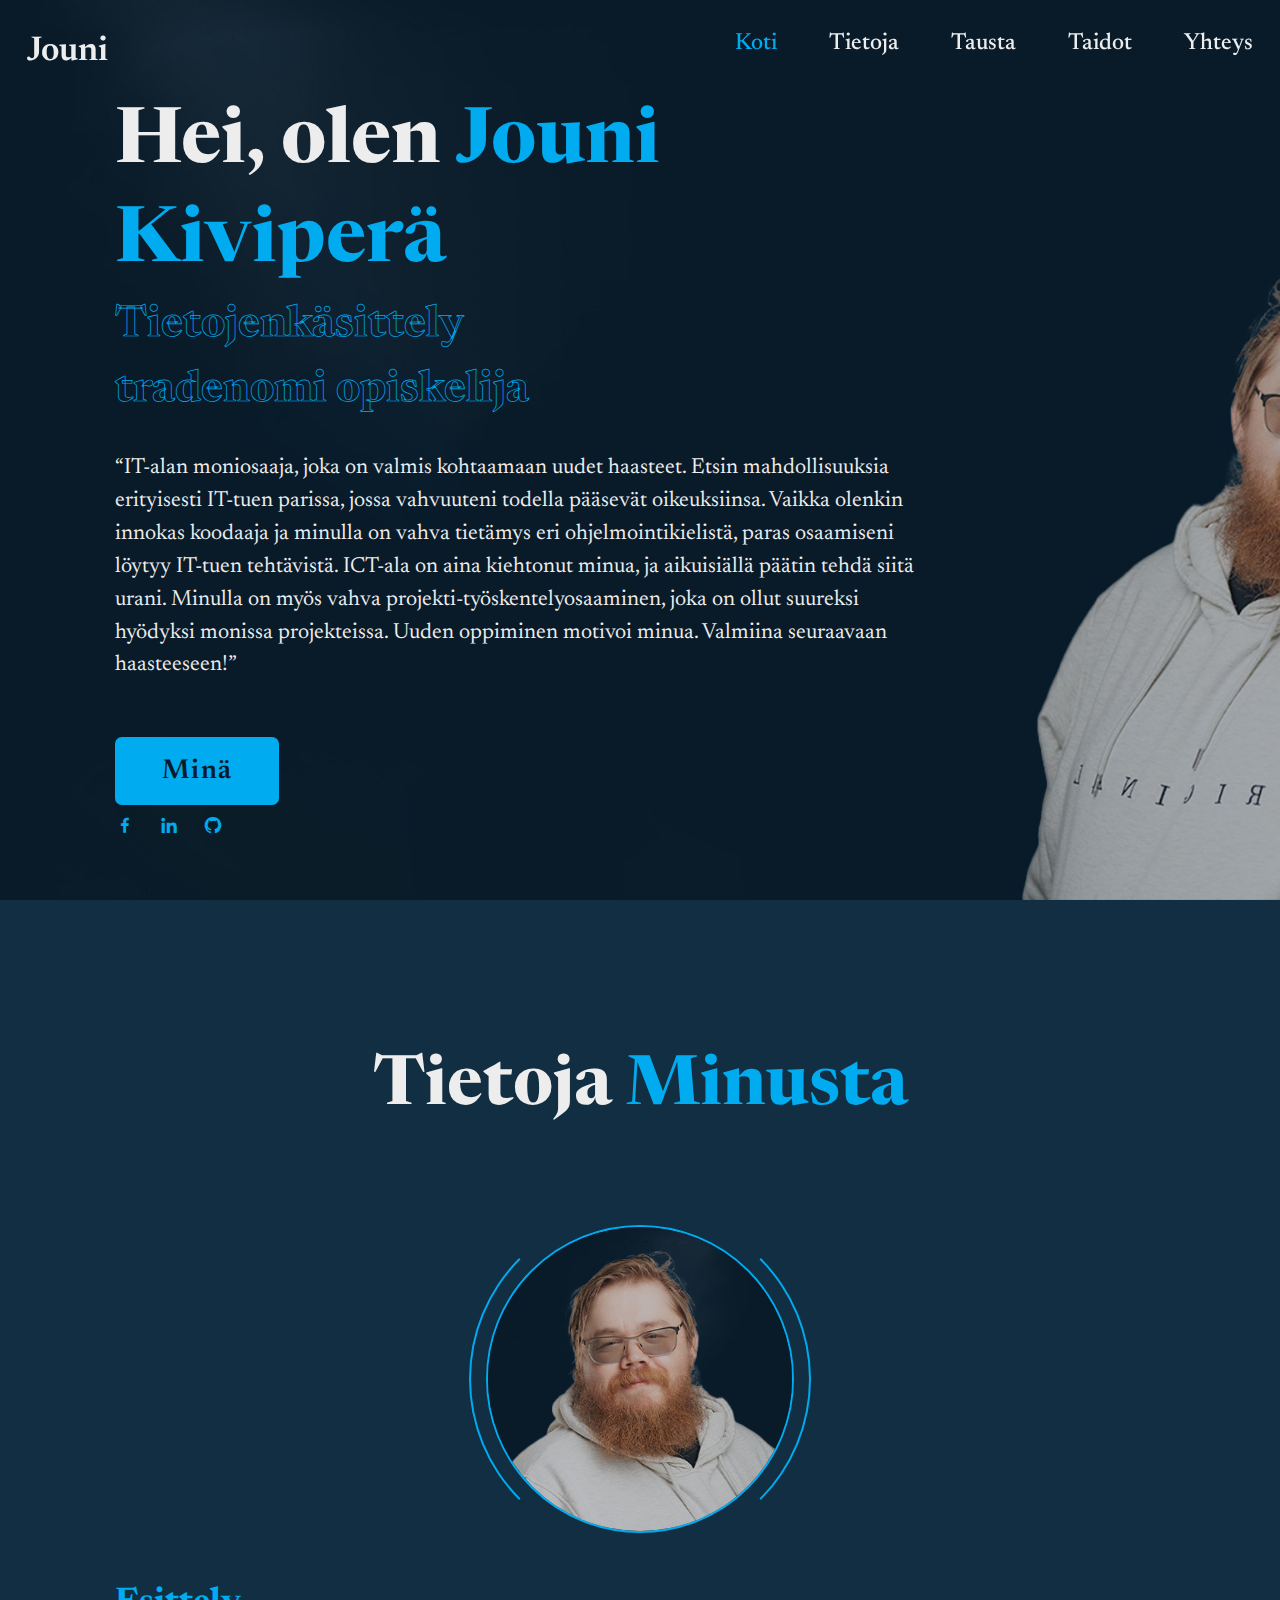
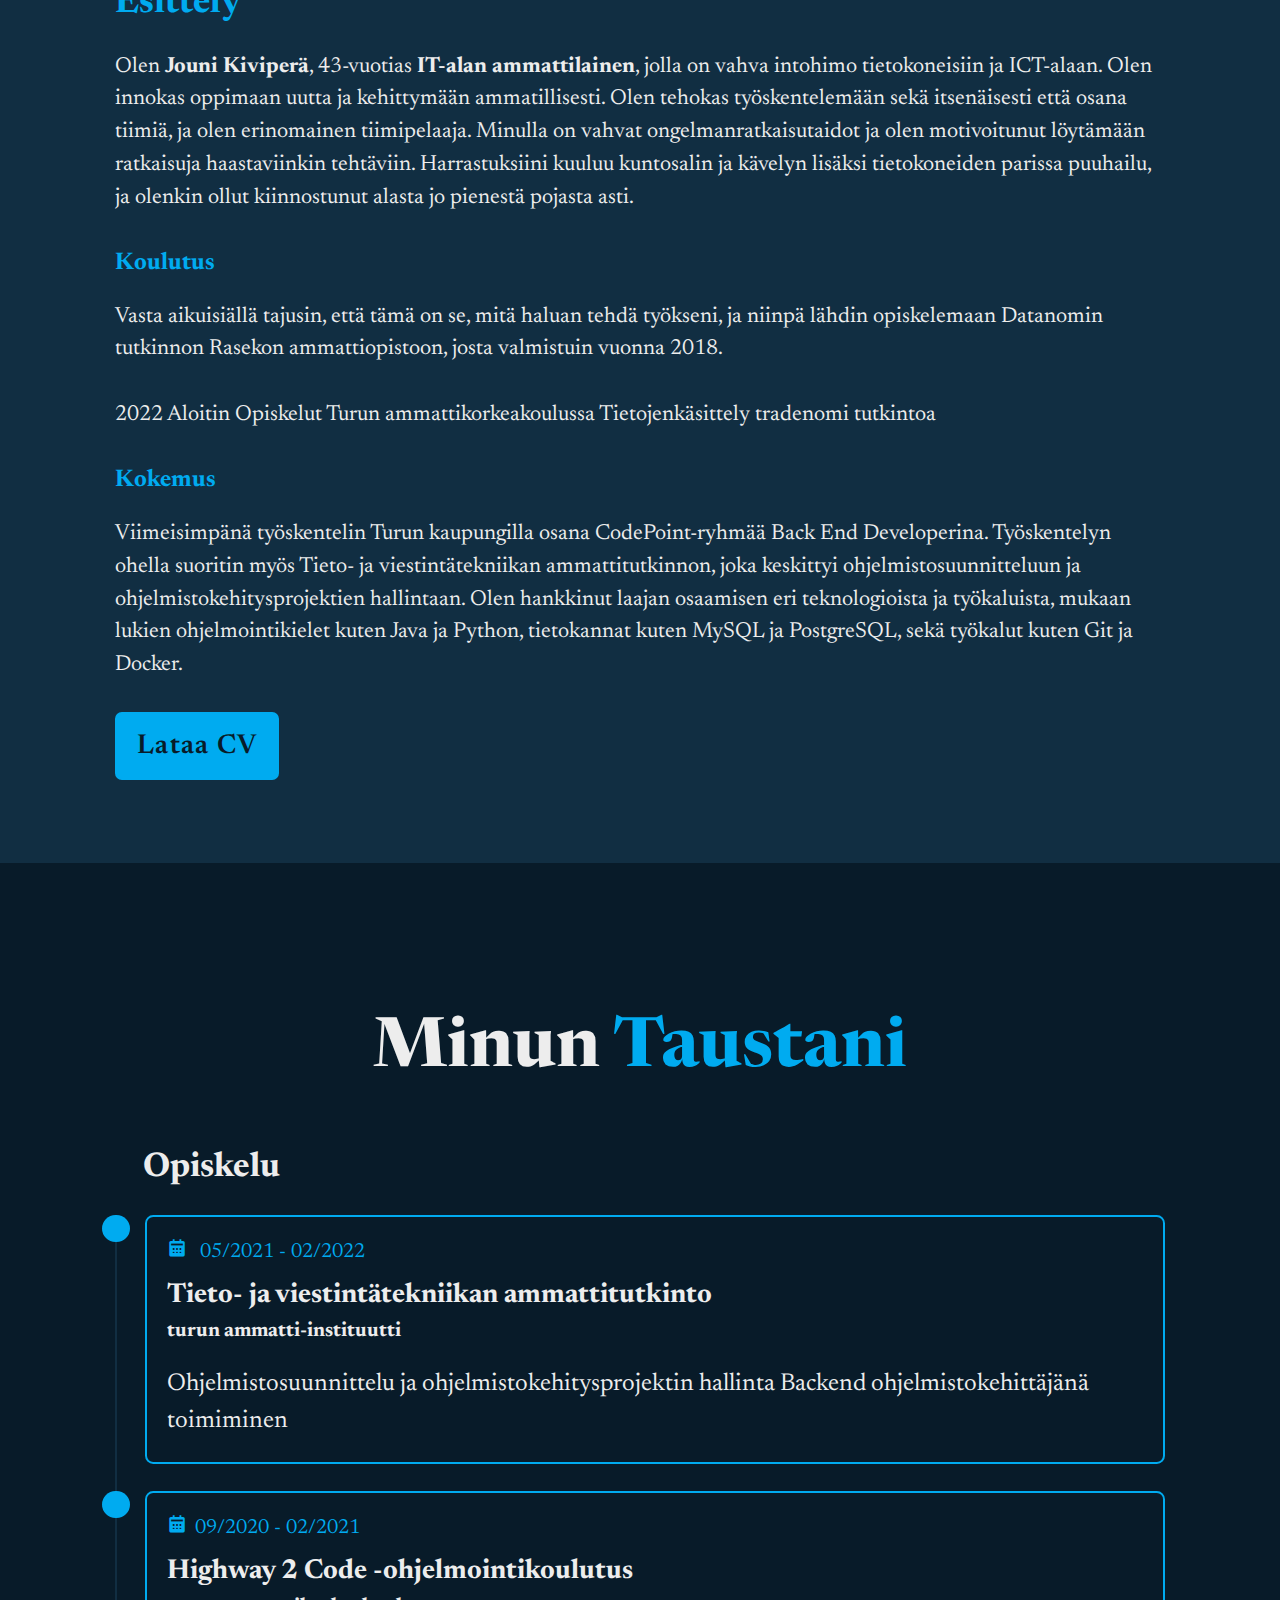
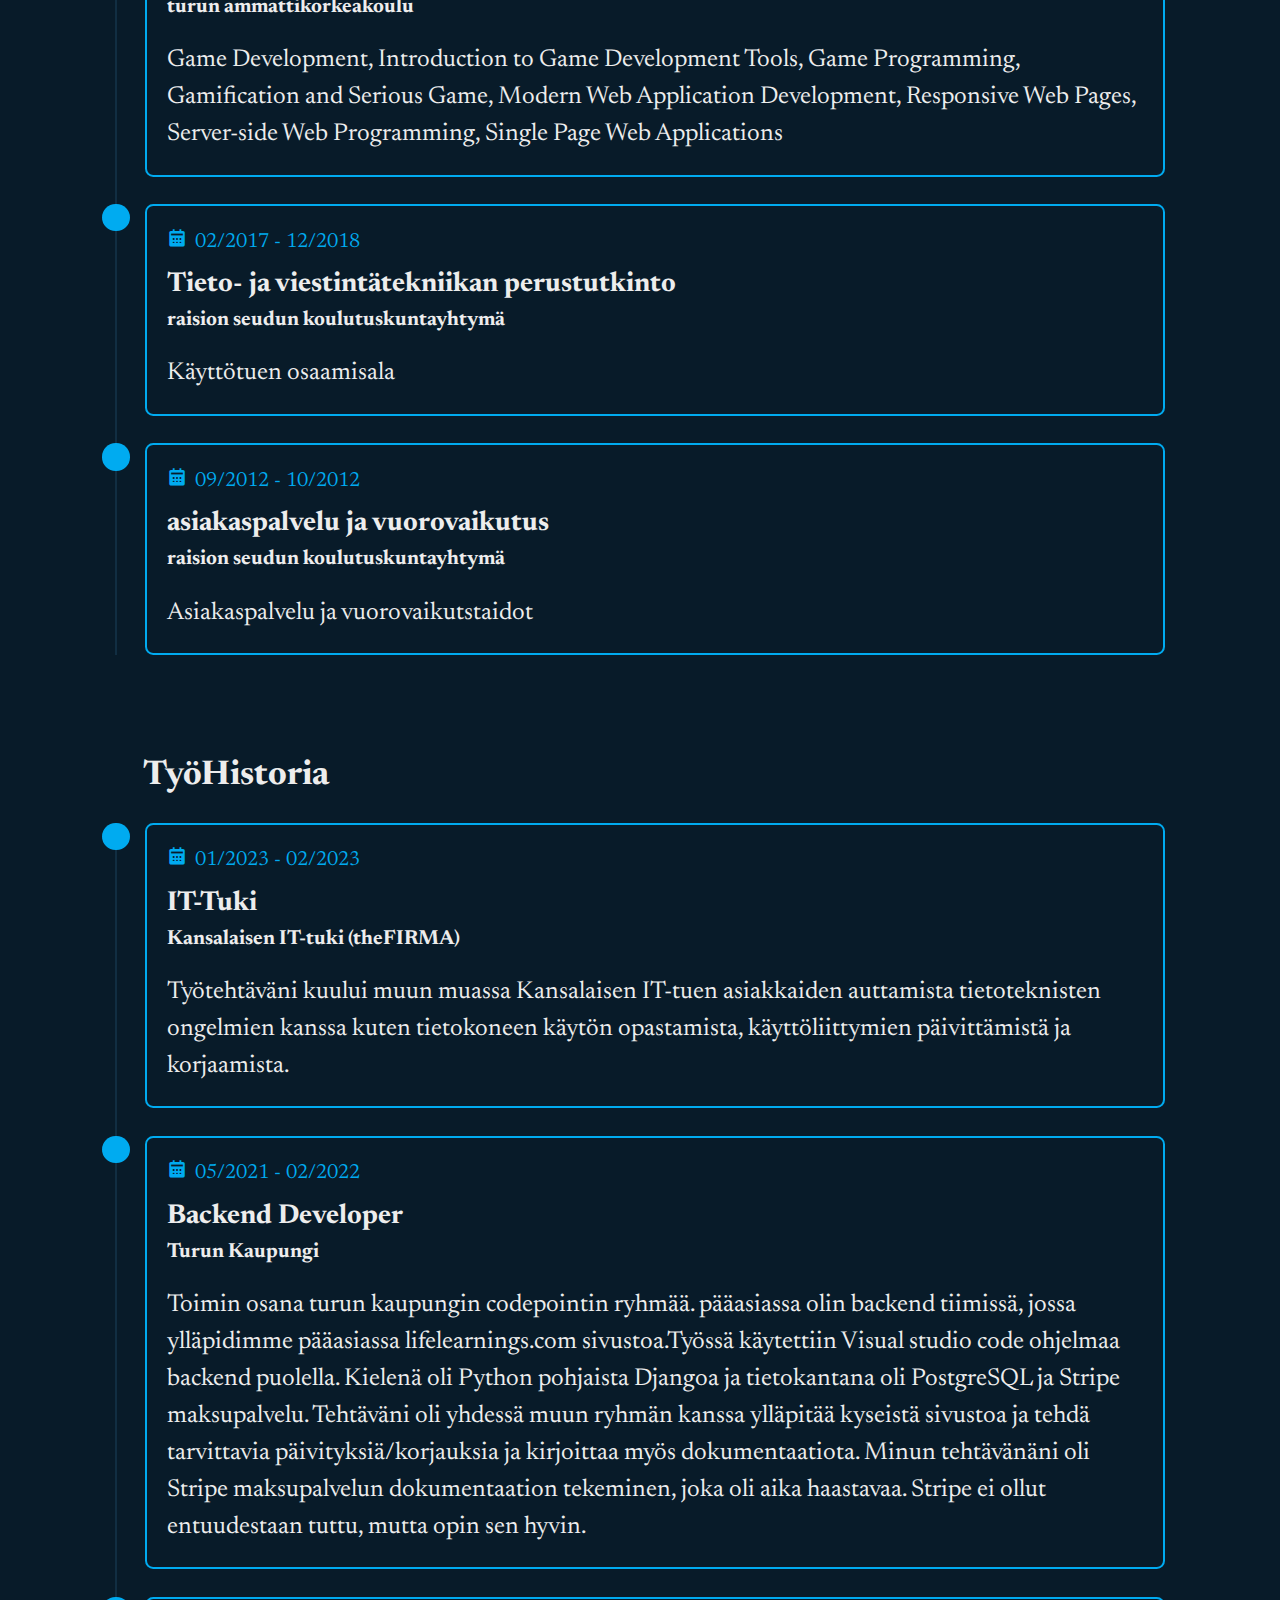
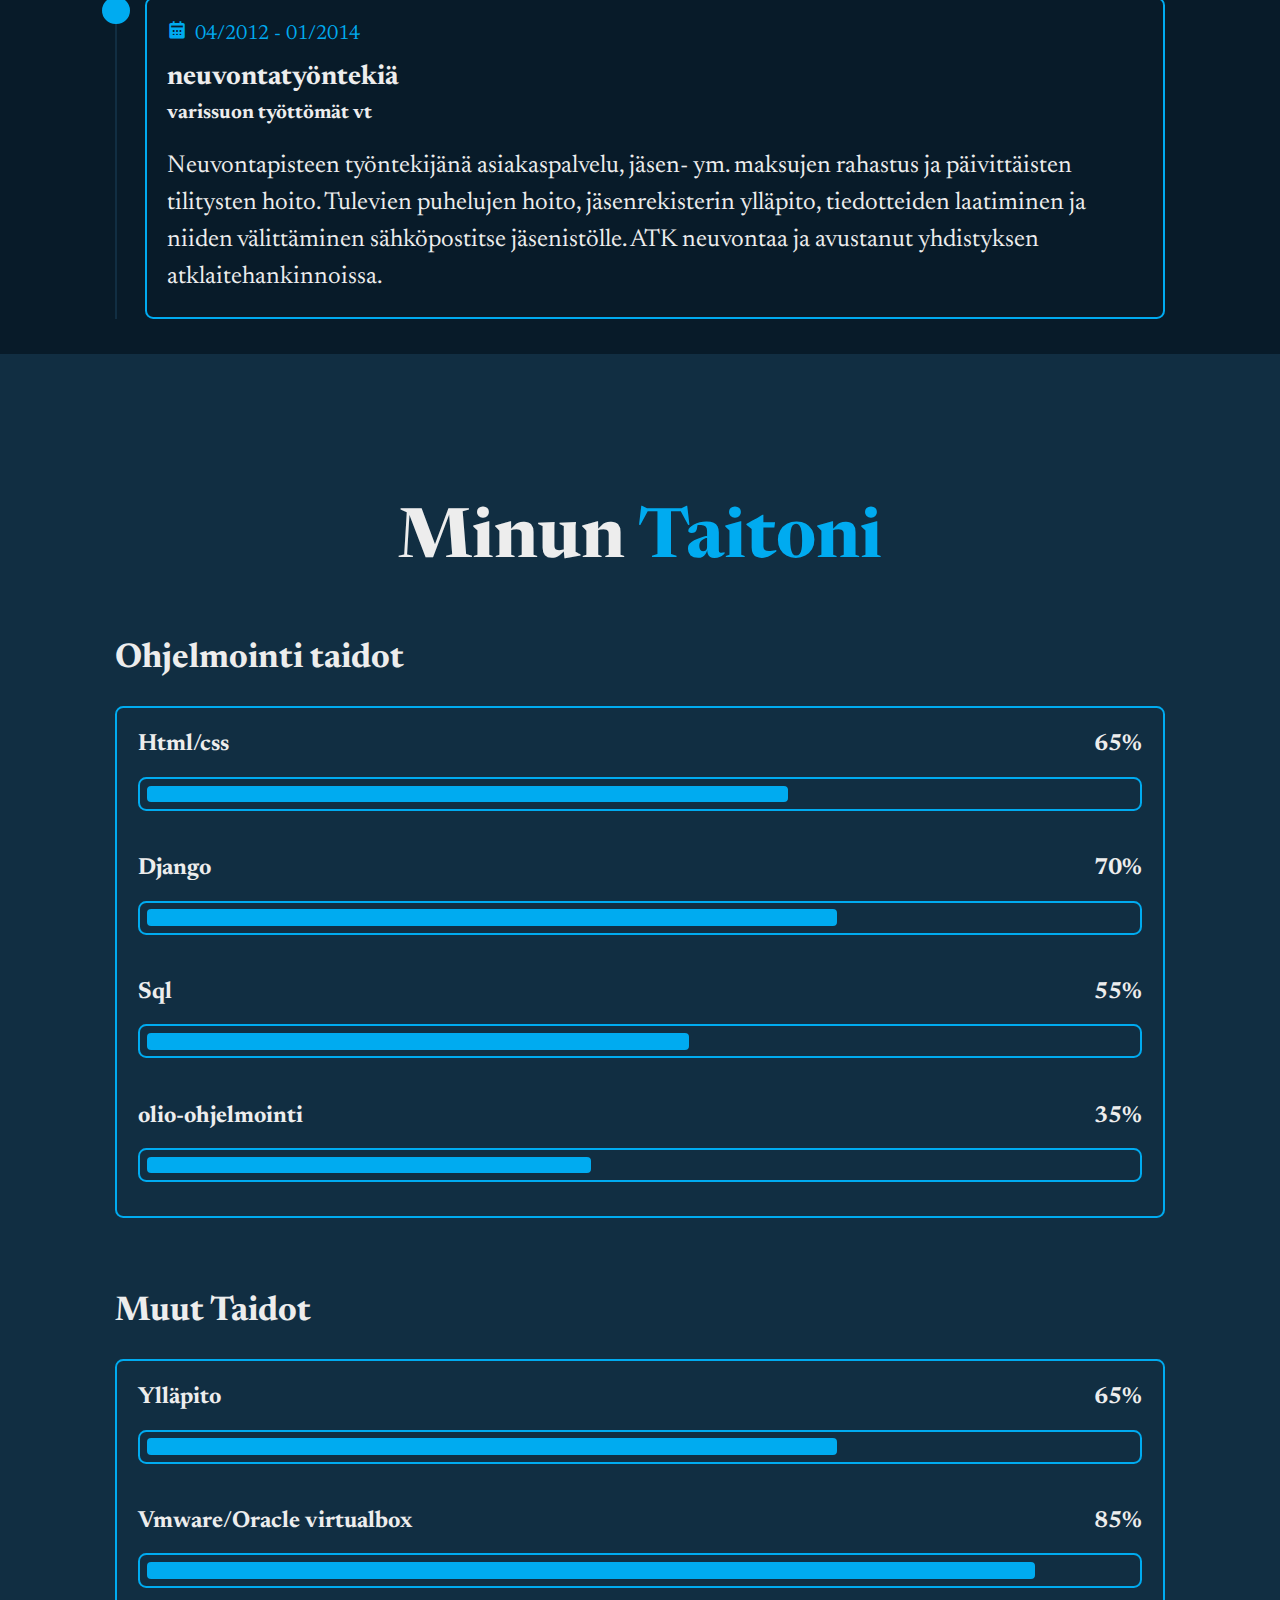
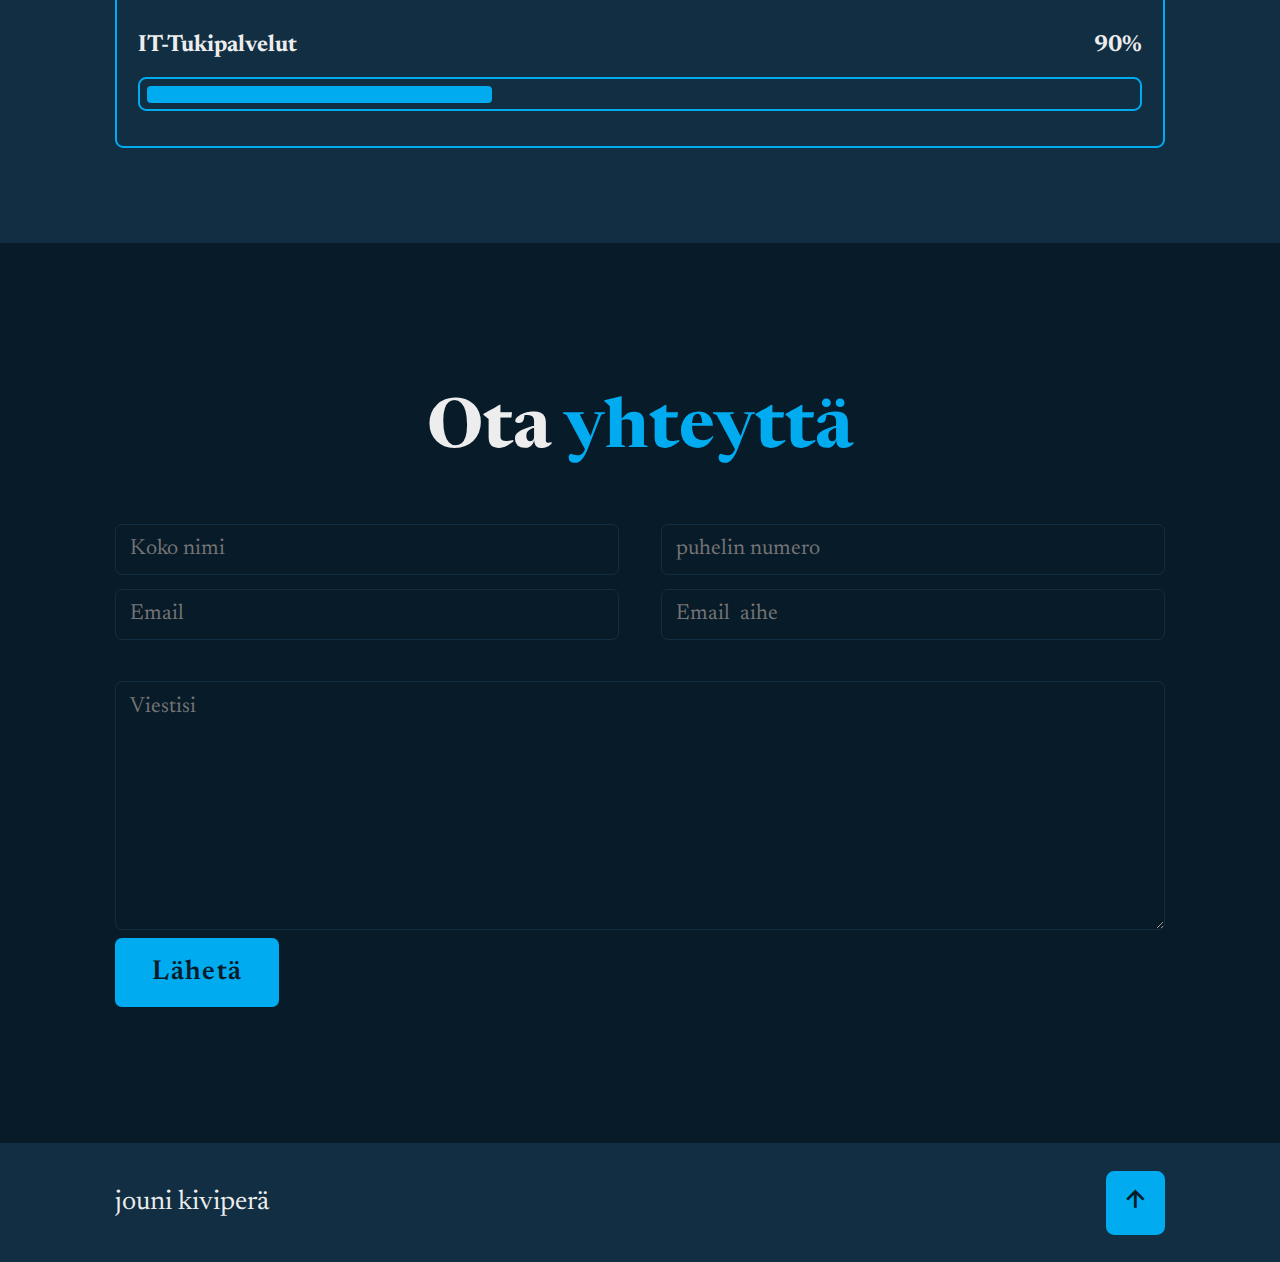
<file: index.html>
<!DOCTYPE html>
<html lang="en">
<head>
    <meta charset="UTF-8">
    <meta http-equiv="X-UA-Compatible" content="IE=edge">
    <meta name="viewport" content="width=device-width, initial-scale=1.0">
    <title>Jouni Kiviperä</title>
    <link rel="stylesheet" href="css/style.css">
    <!-- box icons -->
    <link href='https://unpkg.com/boxicons@2.1.4/css/boxicons.min.css' rel='stylesheet'>
</head>

<body>
<!-- Otsikkosuunnittelu -->
<header class="header sticky">
    <a href="#" class="logo" alt="Jounin logo">Jouni <span class="animate" style="--i:1;"></span></a>

    <button id="menu-icon" aria-label="Avaa valikko">
        <span class="bx bx-menu"></span>
    </button>

    <nav class="navbar">
        <a href="#home" class="active">Koti</a>
        <a href="#about">Tietoja</a>
        <a href="#education">Tausta</a>
        <a href="#skills">Taidot</a>
        <a href="#contact">Yhteys</a>
    </nav>
</header>
<!--Otsikkosuunnittelun lopuu-->

    <!-- Koti osio -->
<section class="home" id="home">
    <div class="home-content">
        <h1>Hei, olen <span>Jouni Kiviperä</span></h1>
        <div class="text-animate">
            <h3>Tietojenkäsittely tradenomi opiskelija</h3>
        </div>
        <p>“IT-alan moniosaaja, joka on valmis kohtaamaan uudet haasteet. Etsin mahdollisuuksia erityisesti IT-tuen parissa, jossa vahvuuteni todella pääsevät oikeuksiinsa. Vaikka olenkin innokas koodaaja ja minulla on vahva tietämys eri ohjelmointikielistä, paras osaamiseni löytyy IT-tuen tehtävistä. ICT-ala on aina kiehtonut minua, ja aikuisiällä päätin tehdä siitä urani. Minulla on myös vahva projekti-työskentelyosaaminen, joka on ollut suureksi hyödyksi monissa projekteissa. Uuden oppiminen motivoi minua. Valmiina seuraavaan haasteeseen!”</p>

        <div class="btn-box">
            <a href="#about" class="btn">Minä</a>
            <!--<a href="#" class="btn">Nappi2</a>-->
        </div>
    </div>
    <div class="koti-sci">
        <a href="#"><i class='bx bxl-facebook'></i></a>
        <a href="https://www.linkedin.com/"><i class='bx bxl-linkedin'></i></a>
        <a href="https://github.com/jounikivi"><i class='bx bxl-github'></i></a>
    </div>
    <div class="koti-imghover"></div>
</section>
<!--koti osion loppu-->


   <!-- Tietoja osio -->
<section class="about" id="about">
    <!-- Otsikko -->
    <h2 class="heading">Tietoja <span>Minusta</span></h2>
    <!-- Kuvan osio -->
    <div class="about-img">
        <img src="images/aboutjouni.jpg" alt="Kuva minusta">
        <span class="circle-spin"></span>
    </div>

    <!-- Sisältö osio -->
    <div class="about-content">
        <h3><span>Esittely</span></h3>
        <p>Olen <strong>Jouni Kiviperä</strong>, 43-vuotias <strong>IT-alan ammattilainen</strong>, jolla on vahva intohimo tietokoneisiin ja ICT-alaan. Olen innokas oppimaan uutta ja kehittymään ammatillisesti. Olen tehokas työskentelemään sekä itsenäisesti että osana tiimiä, ja olen erinomainen tiimipelaaja. Minulla on vahvat ongelmanratkaisutaidot ja olen motivoitunut löytämään ratkaisuja haastaviinkin tehtäviin. Harrastuksiini kuuluu kuntosalin ja kävelyn lisäksi tietokoneiden parissa puuhailu, ja olenkin ollut kiinnostunut alasta jo pienestä pojasta asti.</p>

<h2><span>Koulutus</span></h2>
<p>Vasta aikuisiällä tajusin, että tämä on se, mitä haluan tehdä työkseni, ja niinpä lähdin opiskelemaan Datanomin tutkinnon Rasekon ammattiopistoon, josta valmistuin vuonna 2018.
    <br><br>2022 Aloitin Opiskelut Turun ammattikorkeakoulussa Tietojenkäsittely tradenomi tutkintoa
</p>

<h2><span>Kokemus</span></h2>
<p>Viimeisimpänä työskentelin Turun kaupungilla osana CodePoint-ryhmää Back End Developerina. Työskentelyn ohella suoritin myös Tieto- ja viestintätekniikan ammattitutkinnon, joka keskittyi ohjelmistosuunnitteluun ja ohjelmistokehitysprojektien hallintaan. Olen hankkinut laajan osaamisen eri teknologioista ja työkaluista, mukaan lukien ohjelmointikielet kuten Java ja Python, tietokannat kuten MySQL ja PostgreSQL, sekä työkalut kuten Git ja Docker.</p>
        <!-- Nappi -->
        <div class="btn-box btns">
            <a download="" href="pdf/Kiviperä Jouni CV.pdf" class="btn">Lataa CV<i class="ri-download-line"></i></a>
        </div>
    </div>
</section>
<!--Tietoja osio loppu-->


    <!-- Koulutus/Työ osio -->
<section class="education" id="education">
    <!-- Otsikko -->
    <h2 class="heading">Minun <span>Taustani</span></h2>

    <!-- Koulutus/Työ rivi -->
    <div class="education-row">
        <!-- Koulutus sarake -->
        <div class="education-column">
            <h3 class="title">Opiskelu</h3>
            
            <!-- Koulutus laatikko -->
            <div class="education-box">
                <!-- Koulutus sisältö -->
                <div class="education-content">
                    <div class="content">
                        <div class="year"><i class='bx bxs-calendar' ></i> 05/2021 - 02/2022</div>
                        <h3>Tieto- ja viestintätekniikan ammattitutkinto</h3>
                        <h4>turun ammatti-instituutti</h4>
                        <p>Ohjelmistosuunnittelu ja ohjelmistokehitysprojektin hallinta Backend ohjelmistokehittäjänä toimiminen</p>
                    </div>
                </div>
                <!-- Koulutus sisältö -->
                <div class="education-content">
                    <div class="content">
                        <div class="year"><i class='bx bxs-calendar' ></i>09/2020 - 02/2021</div>
                        <h3>Highway 2 Code -ohjelmointikoulutus</h3>
                        <h4>turun ammattikorkeakoulu</h4>
                        <p>Game Development, Introduction to Game Development Tools, Game Programming, Gamification and Serious Game, Modern Web Application Development, Responsive Web Pages, Server-side Web Programming, Single Page Web Applications</p>
                    </div>
                </div>
                <!-- Koulutus sisältö -->
                <div class="education-content">
                    <div class="content">
                        <div class="year"><i class='bx bxs-calendar' ></i>02/2017 - 12/2018</div>
                        <h3>Tieto- ja viestintätekniikan perustutkinto</h3>
                        <h4>raision seudun koulutuskuntayhtymä</h4>
                        <p>Käyttötuen osaamisala</p>
                    </div>
                </div>
                 <!-- Koulutus sisältö -->
                 <div class="education-content">
                    <div class="content">
                        <div class="year"><i class='bx bxs-calendar' ></i>09/2012 - 10/2012</div>
                        <h3>asiakaspalvelu ja vuorovaikutus</h3>
                        <h4>raision seudun koulutuskuntayhtymä</h4>
                        <p>Asiakaspalvelu ja vuorovaikutstaidot</p>
                    </div>
                </div>
                
            </div>
        </div>

        <!-- Työhistoria sarake -->
        <div class="education-column">
            <h3 class="title">TyöHistoria</h3>
            
            <!-- Työhistoria laatikko -->
            <div class="education-box">
                <!-- Työhistoria sisältö -->
                <div class="education-content">
                    <div class="content">
                        <div class="year"><i class='bx bxs-calendar' ></i>01/2023 - 02/2023</div>
                        <h3>IT-Tuki</h3>
                        <h4>Kansalaisen IT-tuki (theFIRMA)</h4>
                        <p>Työtehtäväni kuului muun muassa Kansalaisen IT-tuen asiakkaiden auttamista tietoteknisten ongelmien kanssa kuten tietokoneen käytön opastamista, käyttöliittymien päivittämistä ja korjaamista.</p>
                    </div>
                </div>
                <!-- Työhistoria sisältö -->
                <div class="education-content">
                    <div class="content">
                        <div class="year"><i class='bx bxs-calendar' ></i>05/2021 - 02/2022</div>
                        <h3>Backend Developer</h3>
                        <h4>Turun Kaupungi</h4>
                        <p>Toimin osana turun kaupungin codepointin ryhmää. pääasiassa olin backend tiimissä, jossa ylläpidimme pääasiassa lifelearnings.com sivustoa.Työssä käytettiin Visual studio code ohjelmaa backend puolella. Kielenä oli Python pohjaista Djangoa ja tietokantana oli PostgreSQL ja Stripe maksupalvelu. Tehtäväni oli yhdessä muun ryhmän kanssa ylläpitää kyseistä sivustoa ja tehdä tarvittavia päivityksiä/korjauksia ja kirjoittaa myös dokumentaatiota. Minun tehtävänäni oli Stripe maksupalvelun dokumentaation tekeminen, joka oli aika haastavaa. Stripe ei ollut entuudestaan tuttu, mutta opin sen hyvin.</p>
                    </div>
                </div>
                <!-- Työhistoria sisältö -->
                <div class="education-content">
                    <div class="content">
                        <div class="year"><i class='bx bxs-calendar' ></i>04/2012 - 01/2014</div>
                        <h3>neuvontatyöntekiä</h3>
                        <h4>varissuon työttömät vt</h4>
                        <p>Neuvontapisteen työntekijänä asiakaspalvelu, jäsen- ym. maksujen rahastus ja päivittäisten tilitysten hoito. Tulevien puhelujen hoito, jäsenrekisterin ylläpito, tiedotteiden laatiminen ja niiden välittäminen sähköpostitse jäsenistölle. ATK neuvontaa ja avustanut yhdistyksen atklaitehankinnoissa.</p>
                    </div>
                </div>
            </div>
        </div>
    </div>
</section>
<!--Koulutus/Tyä osion loppu-->

   <!-- Taidot osio -->
<section class="skills" id="skills">
    <!-- Otsikko -->
    <h2 class="heading">Minun <span>Taitoni</span></h2>

    <!-- Taidot rivi -->
    <div class="skills-row">
        <!-- Ohjelmointi taidot sarake -->
        <div class="skills-column">
            <h3 class="title">Ohjelmointi taidot</h3>
            
            <!-- Taidot laatikko -->
            <div class="skills-box">
                <!-- Taidot sisältö -->
                <div class="skills-content">
                    <div class="progress">
                        <h3>Html/css <span>65%</span></h3>
                        <div class="bar"><span></span></div>
                    </div>
                    <div class="progress">
                        <h3>Django<span>70%</span></h3>
                        <div class="bar"><span></span></div>
                    </div>
                    <div class="progress">
                        <h3>Sql <span>55%</span></h3>
                        <div class="bar"><span></span></div>
                    </div>
                    <div class="progress">
                        <h3>olio-ohjelmointi <span>35%</span></h3>
                        <div class="bar"><span></span></div>
                    </div>
                    
                </div>
            </div>
        </div>

        <!-- Ammattilliset Taidot sarake -->
        <div class="skills-column">
            <h3 class="title">Muut Taidot</h3>
            
            <!-- Taidot laatikko -->
            <div class="skills-box">
                <!-- Taidot sisältö -->
                <div class="skills-content">
                    <div class="progress">
                        <h3>Ylläpito<span>65%</span></h3>
                        <div class="bar"><span></span></div>
                    </div>
                    <div class="progress">
                        <h3>Vmware/Oracle virtualbox<span>85%</span></h3>
                        <div class="bar"><span></span></div>
                    </div>
                    <div class="progress">
                        <h3>IT-Tukipalvelut <span>90%</span></h3>
                        <div class="bar"><span></span></div>
                    </div>
                    <!-- <div class="progress">
                        <h3> <span>65%</span></h3>
                        <div class="bar"><span></span></div>
                    </div> -->
                </div>
            </div>
        </div>

    </div>
</section>
<!--Taito osion loppu-->

   <!-- Yhteydenotto osio -->
<section class="contact" id="contact">
    <h2 class="heading">Ota <span>yhteyttä</span></h2>

    <!-- Lomake -->
    <form action="#">
        <!-- Syöttökenttä -->
        <div class="input-box">
            <div class="input-field">
                <input type="text" placeholder="Koko nimi" required>
                <span class="focus"></span>
            </div>
            <div class="input-field">
                <input type="text" placeholder="Email" required>
                <span class="focus"></span>
            </div>
        </div>

        <!-- Syöttökenttä -->
        <div class="input-box">
            <div class="input-field">
                <input type="number" placeholder="puhelin numero" required>
                <span class="focus"></span>
            </div>
            <div class="input-field">
                <input type="text" placeholder="Email  aihe" required>
                <span class="focus"></span>
            </div>
        </div>

        <!-- Tekstialue -->
        <div class="textarea-field">
            <textarea name="" id="" cols="30" rows="10" placeholder="Viestisi"></textarea>
        </div>
        <br>
        <!-- Nappi -->
        <div class="btn-box">
            <button class="btn" type="submit">Lähetä</button>
         </div> 
    </form>
</section>
<!--Yhteydenotto osio loppu-->

<!-- Alatunniste -->
<footer class="footer">
    <div class="footer-text">
        <p>jouni kiviperä</p>
    </div>

    <div class="footer-iconTop">
        <a href=""><i class='bx bx-up-arrow-alt'></i></a>
    </div>
</footer>
<!--Alatunniste loppu-->


    <script src="js/script.js"></script>
</body>

</html>
</file>
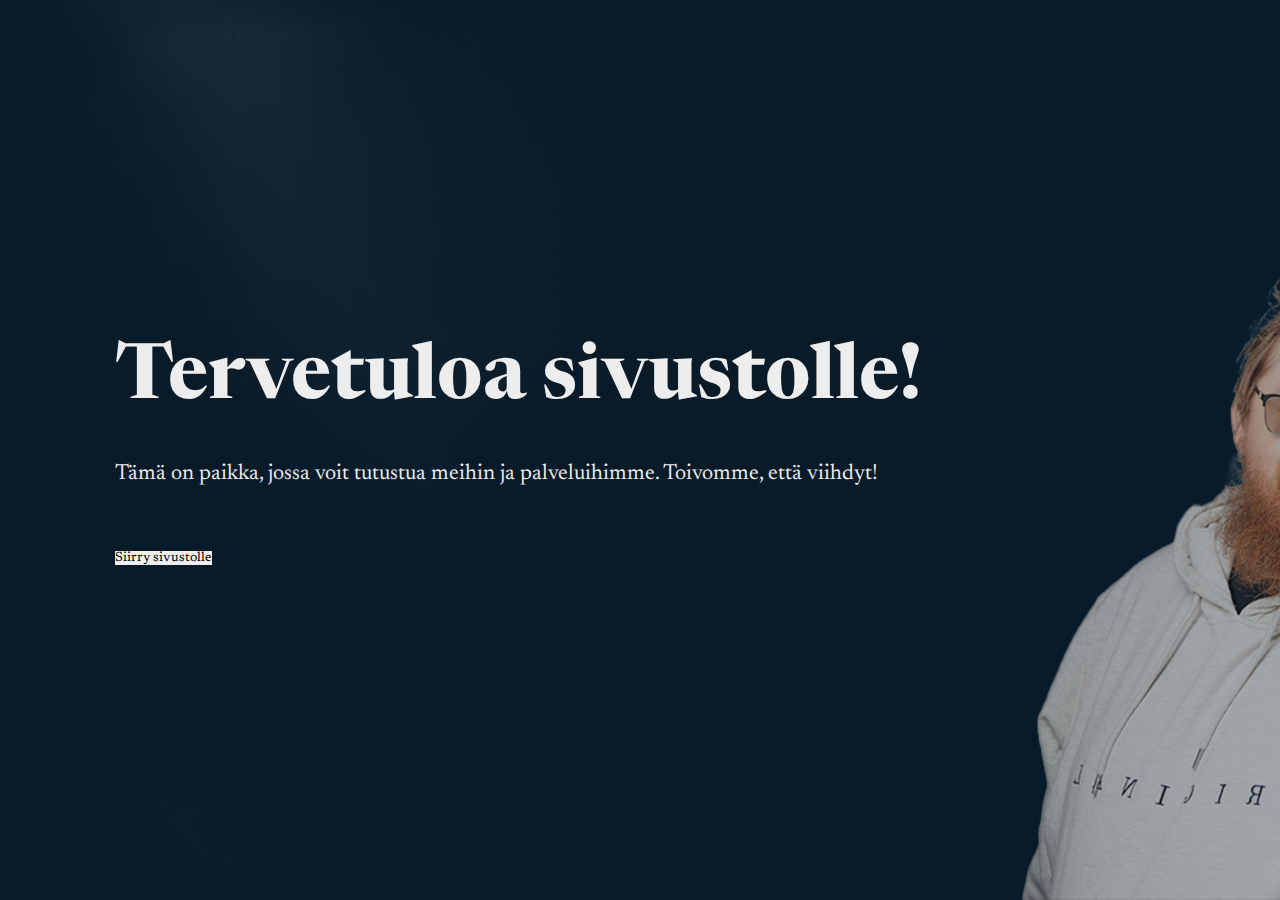
<file: landing.html>
<!DOCTYPE html>
<html lang="fi">
<head>
    <meta charset="UTF-8">
    <meta name="viewport" content="width=device-width, initial-scale=1.0">
    <title>Tervetuloa sivustolle!</title>
    <link rel="stylesheet" href="css/style.css">
    <style>
        /* Tässä on CSS-koodi, jonka lähetit */
        /* Lisää animaatiot tähän */
        .animated {
            animation: fadeIn 2s ease-in-out;
        }

        @keyframes fadeIn {
            0% {opacity: 0;}
            100% {opacity: 1;}
        }
    </style>
</head>
<body>
    <section class="home">
        <div class="home-content animated">
            <h1>Tervetuloa sivustolle!</h1>
            <p>Tämä on paikka, jossa voit tutustua meihin ja palveluihimme. Toivomme, että viihdyt!</p>
            <button onclick="location.href='sivusto.html'">Siirry sivustolle</button>
        </div>
    </section>
</body>
</html>
</file>
<file: css/style.css>
@import url('https://fonts.googleapis.com/css2?family=Newsreader:ital,opsz,wght@0,6..72,200..800;1,6..72,200..800&family=Stardos+Stencil:wght@400;700&display=swap');

* {
    margin: 0;
    padding: 0;
    box-sizing: border-box;
    text-decoration: none;
    border: none;
    outline: none;
    scroll-behavior: smooth;
    font-family: "Newsreader", serif;
}

:root{
    --bg-color: #081b29;
    --second-bg-color: #112e42;
    --text-color: #ededed;
    --main-color: #00abf0;
}

html{
    font-size: 85.5%;
    /*font-size: 100%;*/
    color: var(--text-color);
}


@media (max-width: 480px) {
  body {
    font-size: 14px; 
  }
}


body{
    background-color: var(--bg-color);
    color: var(--text-color);
    line-height: 1.5;
    font-size: 16px; 
}


/* Otsikon tyyli */
.header{
  position: fixed;
  top: 0;
  left: 0;
  width: 100%;
  padding: 2rem;
  background-color: transparent;
  display: flex;
  justify-content: space-between;
  z-index: 100;
  transition: .3s;
}

/* Sticky header tyyli */
.sticky {
  position: fixed;
  top: 0;
  width: 100%;
}

/* Logo-tyyli */
.logo{
  font-size: 2.5rem;
  color: var(--text-color);
  font-weight: 600;
}

/* Navigointilinkkien tyyli */
.navbar a {
  font-size: 1.7rem;
  color: var(--text-color);
  font-weight: 500;
  margin-left: 3.5rem;
  transform: .3s;
}

/* Navigointilinkkien tyyli hover-tilassa ja aktiivisena */
.navbar a:hover, .navbar a.active {
  color: var(--main-color);
}

/* Valikkopainikkeen tyyli */
#menu-icon{
  font-size: 3.6rem;
  color: var(--text-color);
  cursor: pointer;
  display: none; /* Piilotettu oletusarvoisesti */
}

/* Navigointipalkin tyyli kun .show-luokka on aktiivinen */
.navbar.show {
  display: block; /* Näytetään navigointipalkki */
}


/* Valikkopainikkeen tyyli pienillä näytöillä */
@media screen and (max-width: 768px) {
  #menu-icon {
    display: block; /* Näytetään valikkopainike */
  }

  .navbar {
    display: none; /* Piilotetaan navigointipalkki */
  }
}




/* Kotiosion tyyli */
section{
  min-height: 100vh;
  padding: 10rem 9% 2rem; 
}

.home {
  display: flex;
  align-items: center;
  padding: 0 9%;
  background: url(/images/home3.jpg) no-repeat;
  background-size: cover;
}

.home-content {
  max-width: 60rem;
}

.home-content h1{
  font-size: 5.6rem;
  font-weight: 700;
  line-height: 1.3;
}

@media screen and (max-width: 600px) {
  .home-content h1 {
    font-size: 3rem;
  }
}

.home-content .text-animate{
  position: relative;
  width: 32.8rem;
}

.home-content .text-animate h3 {
font-size: 3.2rem;
font-weight: 700;
color: transparent;
-webkit-text-stroke: .7px var(--main-color);
background-image: linear-gradient(var(--main-color), var(--main-color));
background-repeat: no-repeat;
background-clip: text;
-webkit-background-clip: text;
background-position: -33rem 0;
animation: homeBgText 6s linear infinite;
animation-delay: 2s;
}

.home-content .text-animate h3::before{
content: '';
position: absolute;
top: 0;
left: 0;
width: 0;
height: 100%;
border-right: 2px solid var(--main-color);
z-index: -1;
animation: homeCursorText 6s linear infinite;
animation-delay: 2s;
}

.home-content p {
  font-size: 1.6rem;
  margin: 2rem 0 4rem;
}

/* Nappien tyylit */
.btn-box{
  position: relative;
  display: flex;
  justify-content: space-between;
  width: 34.5rem;
  height: 5rem;
}

.btn-box .btn{
  position: relative;
  display: inline-flex;
  justify-content: center;
  align-items: center;
  width: 12rem;
  height: 100%;
  background-color: var(--main-color);
  border: .2rem solid var(--main-color);
  border-radius: .5rem;
  font-size: 2rem;
  font-weight: 600;
  letter-spacing: .1rem;
  color: var(--bg-color);
  z-index: 1;
  overflow: hidden;
  transition: .5s;
}

.btn-box .btn::before{
  content: '';
  position: absolute;
  top: 0;
  left: 0;
  width: 0;
  height: 100%;
  background-color: var(--bg-color);
  z-index: -1;
  transition: .5s;
}

.btn-box .btn:hover{
  color: var(--main-color);
}

.btn-box .btn:nth-child(2){
  background:  transparent;
  color: var(--main-color);
}

.btn-box .btn:nth-child(2):hover{
  color: var(--bg-color);
}

.btn-box .btn:nth-child(2)::before{
  background-color: var(--main-color);
}

.btn-box .btn:hover{
  color: var(--bg-color);
}

.btn-box .btn:hover:before{
width: 100%;
}

.koti-sci{
  position: absolute;
  bottom: 4rem;
  width: 170px;
  justify-content: space-between;
}

.koti-sci a {
  position: relative;
  display: inline-flex;
  align-items: center;
  width: 40px;
  height: 40px;
  background-color: transparent;
  border-radius: 50%;
  font-size: 20px;
  color:  var(--main-color);
  z-index: 1;
  overflow: hidden;
  transition: .5s;
}

.koti-sci a:hover{
  color: var(--bg-color);
}

.koti-sci a::before{
 content: '';
 position: absolute;
 top: 0;
 left: 0;
 width: 0;
 height: 100%;
 background-color: var(--main-color);
 z-index: -1;
 transition: .5s;
}

.koti-sci a:hover::before{
  width: 100%;
}

.koti-imghover{
  position: absolute;
  top: 0;
  right: 0;
  width: 36%;
  height: 100%;
  background: transparent;
  transition: 2s;
}

.koti-imghover:hover:hover{
  background: var(--bg-color);
  opacity: .8;
}
/* Tietoja osuuden tyyli */
.about{
  display: flex;
  justify-content: center;
  align-items: center;
  flex-direction: column;
  gap: 2rem;
  background: var(--second-bg-color);
  padding-bottom: 6rem;
}

/* Otsikon tyyli */
.heading {
  font-size: 5rem;
  margin-bottom: 3rem;
  text-align: center;
}

/* Korostettu teksti */
span {
  color: var(--main-color);
}

/* Kuvan tyyli */
.about-img{
  position: relative;
  width: 25rem;
  height: 25rem;
  border-radius: 50%;
  display: flex;
  justify-content: center;
  align-items: center;
}

/* Kuvan sisällön tyyli */
.about-img img{
  width: 90%;
  border-radius: 50%;
  border: .2rem solid var(--main-color);
}

/* Pyörivän ympyrän tyyli */
.about-img .circle-spin{
  position: absolute;
  top: 50%;
  left: 50%;
  transform: translate(-50%, -50%) rotate(0);
  width: 100%;
  height: 100%;
  border-radius: 50%;
  border-top: .2rem solid var(--second-bg-color);
  border-bottom: .2rem solid var(--second-bg-color);
  border-left: .2rem solid var(--main-color);
  border-right: .2rem solid var(--main-color);
  animation: aboutSpinner 10s linear infinite;
}

/* Sisällön tyyli */
.about-content{
  text-align: left;
}

/* Otsikon tyyli */
.about-content h3{
  font-size: 2.6rem;
}

/* Tekstin tyyli */
/*.about-content p{
  /*font-size: 1.6rem;
  margin: 2rem 0 3rem;
}*/

.about-content p {
  font-size: 1.6rem;
  margin: 20px 0 30px; /* Määritä ylä-, ala- ja sivumarginaalit */
}


/* Napin tyyli */
.btn-box.btns{
  background: var(--second-bg-color);
}

/* Napin tyyli */
.btn-box.btns a::before{
  background-color: var(--second-bg-color);
}
  
/* Koulutus/Työ osuuden tyyli */
.education{
  display: flex;
  justify-content: center;
  align-items: center;
  flex-direction: column;
  min-height: auto;
  padding-bottom: .5rem;
}

/* Koulutus/Työ rivi tyyli */
.education .education-row {
  display: flex;
  flex-wrap: wrap;
  gap: 5rem;
}

/* Koulutus/Työ sarake tyyli */
.education-row .education-column{
  flex: 1 1 40rem;
}

/* Otsikon tyyli */
.education-column .title{
  font-size: 2.5rem;
  margin: 0 0 1.5rem 2rem;
}

/* Koulutus/Työ laatikko tyyli */
.education-column .education-box{
  border-left: .2rem solid var(--second-bg-color);
}

/* Koulutus/Työ sisältö tyyli */
.education-box .education-content{
  position: relative;
  padding-left: 2rem;
}

/* Koulutus/Työ sisältö ennen tyyli */
.education-box .education-content::before{
  content: '';
  position: absolute;
  top: 0;
  left: -1.1rem;
  width: 2rem;
  height: 2rem;
  background-color: var(--main-color);
  border-radius: 50%;
}

/* Sisällön tyyli */
.education-content .content{
  position: relative;
  padding: 1.5rem;
  border:  .2rem solid var(--main-color);
  border-radius: .6rem;
  margin-bottom: 2rem;
  overflow: hidden;
}

/* Vuoden tyyli */
.education-content .content .year::before{
  content: '';
  position: absolute;
  top: 0;
  left: 0;
  width: 0;
  height: 100%;
  background: var(--second-bg-color);
  z-index: -1;
  transition: .5s;
}

/* Vuoden tyyli */
.education-content .content .year:hover::before{
  width: 100%;
}

/* Vuoden tyyli */
.education-content .content .year{
  font-size: 1.5rem;
  color: var(--main-color);
  padding-bottom: .5rem;
}

/* Vuoden tyyli */
.education-content .content .year i{
  padding-right: .5rem;
}

/* Otsikon tyyli */
.education-content .content h3{
  font-size: 2rem;
}

/* Otsikon tyyli */
.education-content .content h4{
  font-size: 1.5rem;
  margin-bottom: 1rem;
}

/* Tekstin tyyli */
.education-content .content p {
  font-size: 1.8rem;
  padding-top: .5rem;
}

/* Taidot osuuden tyyli */
.skills{
  min-height: auto;
  padding-bottom: 7rem;
  background: var(--second-bg-color);
}

/* Taidot rivi tyyli */
.skills .skills-row{
  display: flex;
  flex-wrap: wrap;
  gap: 5rem;
}

/* Taidot sarake tyyli */
.skills-row .skills-column{
  flex: 1 1 40rem;
}

/* Otsikon tyyli */
.skills-column .title{
  font-size: 2.5rem;
  margin: 0 0 1.5rem;
}

/* Taidot laatikko tyyli */
.skills-box .skills-content{
  position: relative;
  border:  .2rem solid var(--main-color);
  border-radius: .6rem;
  padding: .5rem 1.5rem;
  z-index: 1;
  overflow: hidden;
}

/* Taidot laatikko ennen tyyli */
.skills-box .skills-content::before{
  content: '';
  position: absolute;
  top: 0;
  left: 0;
  width: 0;
  height: 100%;
  background: var(--bg-color);
  z-index: -1;
  transition: .5s;
}

/* Taidot laatikko hover tyyli */
.skills-box .skills-content:hover::before{
  width: 100%;
}

/* Taidot sisältö tyyli */
.skills-content .progress{
  padding:  1rem 0;
}

/* Taidot sisältö otsikon tyyli */
.skills-content .progress h3{
  font-size: 1.7rem;
  display: flex;
  justify-content: space-between;
}

/* Taidot sisältö otsikon tyyli */
.skills-content .progress h3 span{
  color: var(--text-color);
}

/* Taidot sisältö palkki tyyli */
.skills-content .progress .bar{
  height: 2.5rem;
  border-radius: .6rem;
  border: .2rem solid var(--main-color);
  padding: .5rem;
  margin: 1rem 0;
}

/* Taidot sisältö palkki tyyli */
.skills-content .progress .bar span{
  display: block;
  height: 100%;
  border-radius: .3rem;
  background: var(--main-color);
}

/* Ohjelmointi taidot palkki tyyli */
.skills-column:nth-child(1) .skills-content .progress:nth-child(1) .bar span{
  width: 65%;
}

.skills-column:nth-child(1) .skills-content .progress:nth-child(2) .bar span{
  width: 70%;
}

.skills-column:nth-child(1) .skills-content .progress:nth-child(3) .bar span{
  width: 55%;
}

.skills-column:nth-child(1) .skills-content .progress:nth-child(4) .bar span{
  width: 45%;
}

/* Ammattilliset Taidot palkki tyyli */
.skills-column:nth-child(2) .skills-content .progress:nth-child(1) .bar span{
  width: 70%;
}

.skills-column:nth-child(2) .skills-content .progress:nth-child(2) .bar span{
  width: 90%;
}

.skills-column:nth-child(2) .skills-content .progress:nth-child(3) .bar span{
  width: 35%;
}

.skills-column:nth-child(2) .skills-content .progress:nth-child(4) .bar span{
  width: 65%;
}
/*Taidot osion loppu*/

/* Yhteydenotto osuuden tyyli */
.contact {
  min-height: 100vh; 
  padding: 10rem 9% 2rem; 
}

/* Otsikon tyyli */
.contact h2 {
  font-size: 5rem; 
  font-weight: 700;
  text-align: center;
  margin-bottom: 3rem;
}

/* Otsikon korostus tyyli */
.contact h2 span {
  color: var(--main-color); 
}

/* Lomakkeen tyyli */
.contact form {
  display: flex;
  flex-wrap: wrap;
  justify-content: space-between;
  width: 100%;
}

/* Syöttökentän tyyli */
.contact .input-box {
  width: 48%; 
  margin-bottom: 2rem;
}

/* Syöttökentän sisällön tyyli */
.contact .input-field {
  width: 100%;
  margin-bottom: 1rem;
}

/* Syöttökentän sisällön syöttö tyyli */
.contact .input-field input {
  width: 100%;
  padding: 1rem;
  border: 1px solid var(--second-bg-color); 
  border-radius: .5rem; 
  font-size: 1.6rem; 
  background-color: transparent;
  color: var(--text-color);
}

/* Nappi tyyli */
.contact .btn-box button:focus {
  outline: 2px solid var(--main-color); 
}

/* Tekstialueen tyyli */
.contact .textarea-field {
  width: 100%;
}

/* Tekstialueen sisällön tyyli */
.contact .textarea-field textarea {
  width: 100%;
  padding: 1rem;
  border: 1px solid var(--second-bg-color); 
  border-radius: .5rem; 
  font-size: 1.6rem; 
  background-color: transparent; 
  resize: vertical; 
  color: var(--text-color);
}

/* Tekstialueen sisällön tyyli */
.contact .textarea-field textarea:focus {
  outline: none; 
  border: 1px solid var(--main-color); 
}
/*Yhteydenotaa osion tyylin loppu*/

/* Alatunnisteen tyyli */
.footer{
  display: flex;
  justify-content: space-between;
  align-items: center;
  flex-wrap: wrap;
  padding: 2rem 9%;
  background-color: var(--second-bg-color);
}

/* Alatunnisteen tekstin tyyli */
.footer-text{
  font-size: 2rem;
}

/* Alatunnisteen ikonin tyyli */
.footer-iconTop a::before{
  content: '';
  position: absolute;
  top: 0;
  left: 0;
  width: 100%;
  height: 100%;
}

/* Alatunnisteen ikonin tyyli */
.footer-iconTop{
  position: relative;
  display: inline-flex;
  justify-content: center;
  align-items: center;
  padding: .8rem;
  background: var(--main-color);
  border:  .2rem solid var(--main-color);
  border-radius: .6rem;
}

/* Alatunnisteen ikonin tyyli */
.footer-iconTop a i {
  font-size: 2.4rem;
  color: var(--bg-color);
}
/* Alotunniteen tyylin loppu*/

/* Responsiivinen suunnittelu */
@media (max-width:1200px){
  html {
    font-size: 55%; /* Muuttaa fontin kokoa pienemmille näytöille */
  }
}

@media (max-width: 991px){
  .header {
    padding: 2rem 4%; /* Muuttaa headerin paddingia pienemmille näytöille */
  }

  section {
    padding: 10rem 4%; /* Muuttaa sectionin paddingia pienemmille näytöille */
  }

  .home{
    padding: 0 4%; /* Muuttaa home-divin paddingia pienemmille näytöille */
  }

  .footer{
    padding: 2rem 4%; /* Muuttaa footerin paddingia pienemmille näytöille */
  }
}

@media (max-width: 768px){
  .header{
    background: var(--bg-color); /* Muuttaa headerin taustaväriä pienemmille näytöille */
  }

  #menu-icon{
    display: block; /* Näyttää menu-ikonin pienemmille näytöille */
  }

  @media (max-width: 600px) {
    #menu-icon {
      display: block; /* Näyttää menu-ikonin vielä pienemmille näytöille */
    }
  }
  

  .navbar{
    position: absolute;
    top: 100%;
    left: 0%;
    width: 100%;
    padding: 1rem 4%;
    background: var(--bg-color);
    box-shadow: 0 .5rem 1rem rgb(0, 0, 0, .2); /* Lisää varjon navbariin pienemmille näytöille */
  }

  .navbar a {
    display: block;
    font-size: 2rem;
    margin: 3rem 0; /* Muuttaa linkkien marginaalia pienemmille näytöille */
  }
}

/* Animaatiot */
@keyframes homeBgText {
  0%, 10%,100% {
    background-position: -33rem 0;
  }
  65%, 85% {
    background-position: 0 0;
  }
}

@keyframes homeCursorText {
  0%, 10%,100% {
    width: 0;
  }
  65%, 78%, 85% {
    width: 100%;
    opacity: 1;
  }
  75%, 81% {
    opacity: 0;
  }
}

@keyframes aboutSpinner {
  100% {
    transform: translate(-50%, -50%) rotate(360deg); /* Pyörittää spinneriä 360 astetta */
  }
}
</file>
